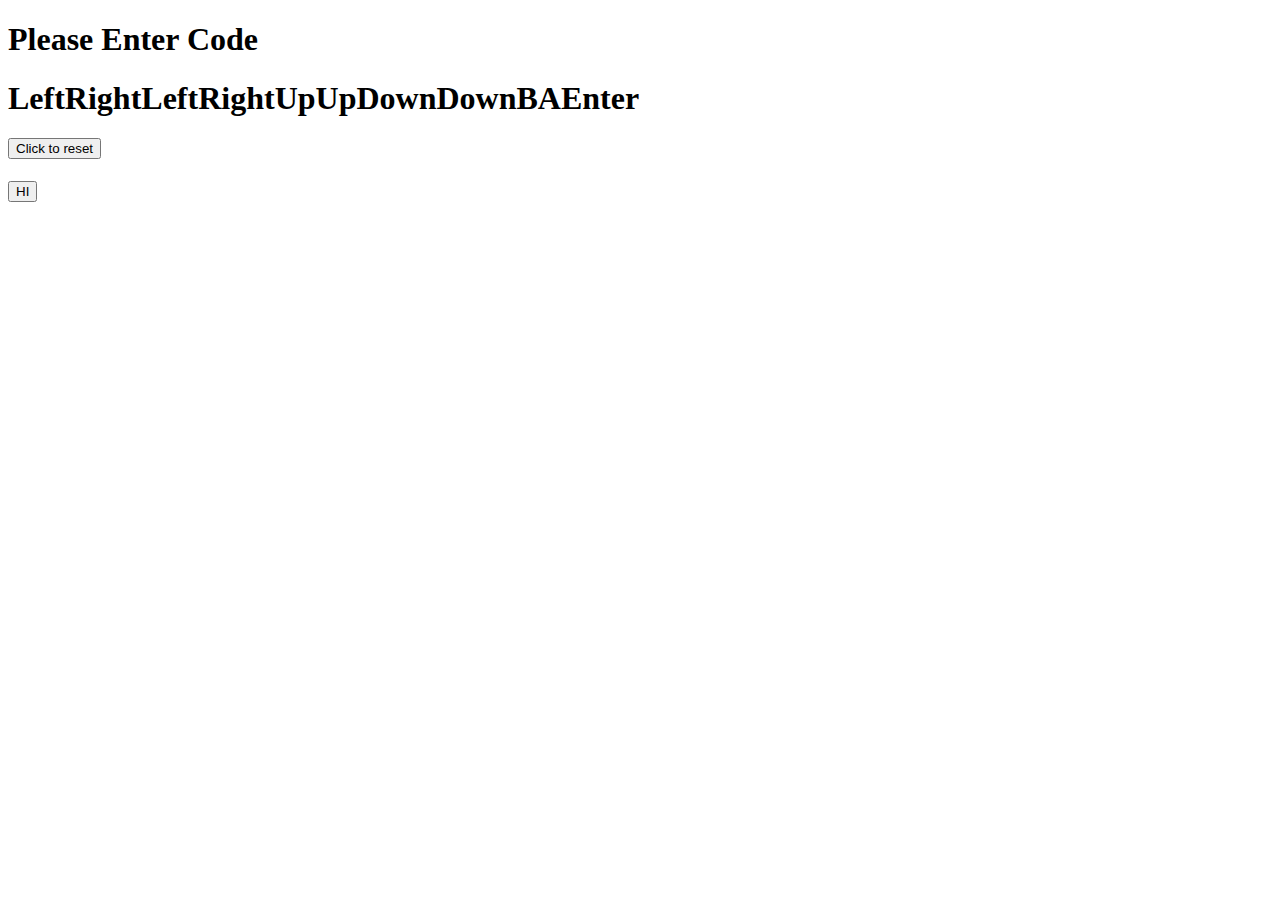
<file: secret.html>
<!DOCTYPE html>
<html>
<head>
    <title>Clifford Porn Stash</title>
</head>
<body>
<div>
    <h1>Please Enter Code</h1>
    <h1>LeftRightLeftRightUpUpDownDownBAEnter</h1>
    <form>
        <button id="reset">Click to reset</button>
    </form>
    <h1 id="count"></h1>
    <form method="post" action="/posts/create">
        <button type="submit">HI</button>
    </form>
</div>
<div id="papa"></div>
<script src="https://code.jquery.com/jquery-3.7.1.min.js" integrity="sha256-/JqT3SQfawRcv/BIHPThkBvs0OEvtFFmqPF/lYI/Cxo=" crossorigin="anonymous"></script>
<script>
    "use strict";
    let count=0;
    let code="";
    let konami = "3838404037393739666513";
    let lego ="3739373938384040666513";



    $("#reset").on('click',function (){
        code = "";
        alert(`Cheat Code reseted: ${code}`)
    })
    $(document).keyup(function(event){
        code +=event.keyCode;
        $("#count").text(`Keys Inputted, ${(code.length/2)}(Reset at 14)`)
        code.toString();
        count++
    if (count===14){
        alert("Maxed out code settings, Resumbit code")
        code="";
        count=0;
    }
        // }
        switch (code){
            case konami:
                $('#papa').html('<iframe width="100%" height="680px" src="https://www.youtube.com/embed/CN_DjYDHEVU?autoplay=1"allow="accelerometer; autoplay; clipboard-write; encrypted-media; gyroscope; picture-in-picture; web-share"></iframe>')
                break;
            case lego:
                $('#papa').html('<h1>GOTCHA SHANECIA, YOU WANTED TO SEE ME IN PORN LMFAO</h1>')
                break;
            case "2":
                $('#papa').html('<iframe width="100%" height="680px" src="https://www.youtube.com/embed/Sc-toKMYPTc?autoplay=1"allow="accelerometer; autoplay; clipboard-write; encrypted-media; gyroscope; picture-in-picture; web-share"></iframe>')
                break;
            case "3":
                $('#papa').html('<iframe width="100%" height="680px" src="https://www.youtube.com/embed/Sc-toKMYPTc?autoplay=1"allow="accelerometer; autoplay; clipboard-write; encrypted-media; gyroscope; picture-in-picture; web-share"></iframe>')
                break;
        }
    // if (code.includes(konami)){
    //     console.log("YOU'RE A CHEATER!!!!");
    //     $('body').html('<iframe width="100%" height="750px" src="https://www.youtube.com/embed/Sc-toKMYPTc?autoplay=1"allow="accelerometer; autoplay; clipboard-write; encrypted-media; gyroscope; picture-in-picture; web-share"></iframe>')
    });
</script>
</body>
</html>
</file>
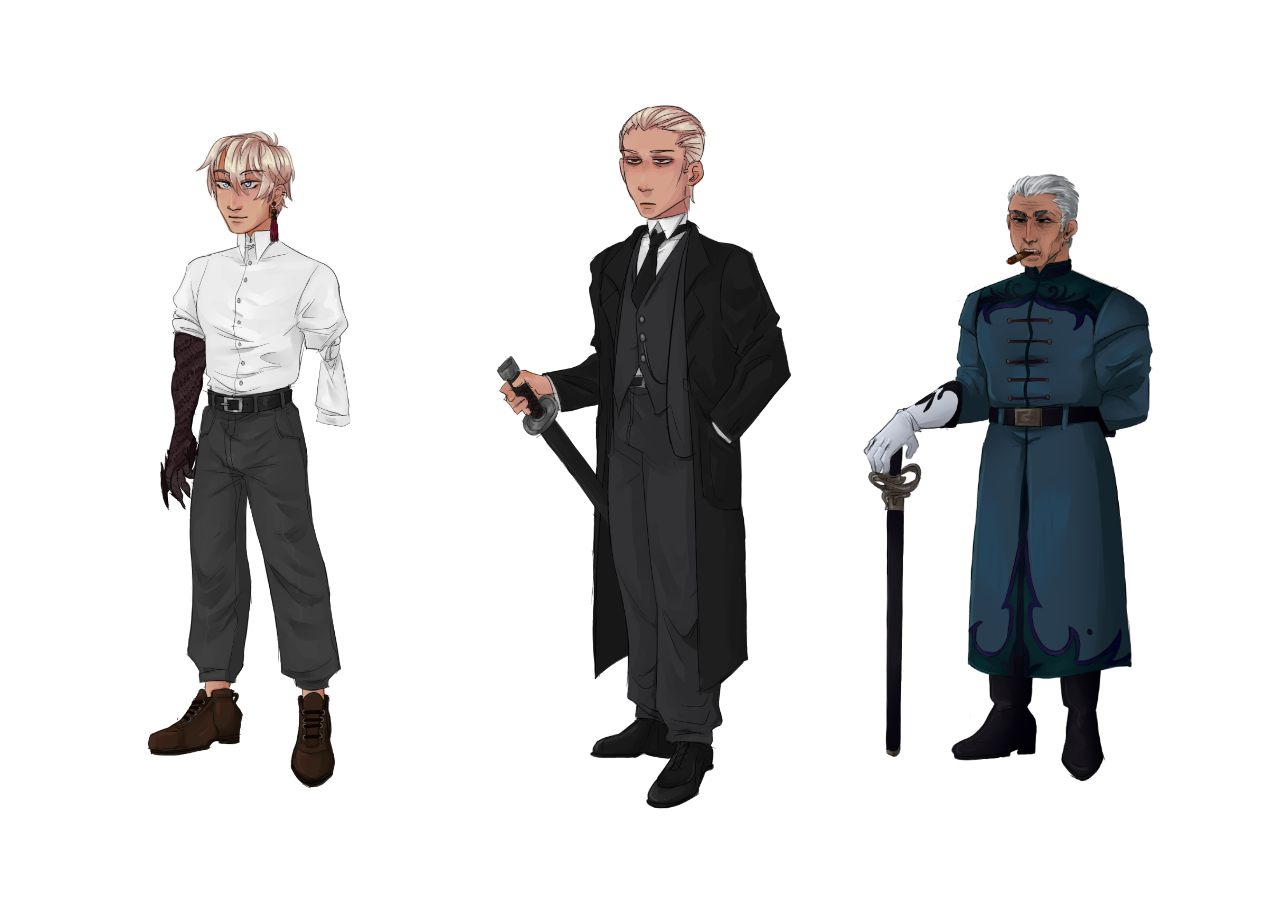
<file: Hidden_In_Black_Ice/Expanding_Cards.html>
<!DOCTYPE html>
<html lang="en">

<head>
    <meta charset="UTF-8">
    <meta name="viewport" content="width=device-width, initial-scale=1.0">
    <title>Expanding Cards</title>
    <link rel="stylesheet" href="./expanding_cards.css">
</head>

<body>
    <div class="container">
         <!-- <div class="active panel" style="background-image:url('./betterEd.png');">
            <h3>Rahim</h3>
        </div> -->
        <!-- <div class="panel" id="edward" style="background-image:url('./edward1.png');">
            <h3>Edward</h3>
            <p></p>
        </div> -->
        <!-- <div class="panel" style="background-image:url('./sketch2.png');">
            <h3>Edward(Hopeless)</h3>
        </div> -->
        <!-- <div class="panel" id="walter" style="background-image:url('./walter1.png');">
            <h3>Walter Stonewell</h3>
        </div> -->
    </div>
    <script src="./expanding_cards.js"></script>
</body>

</html>
</file>
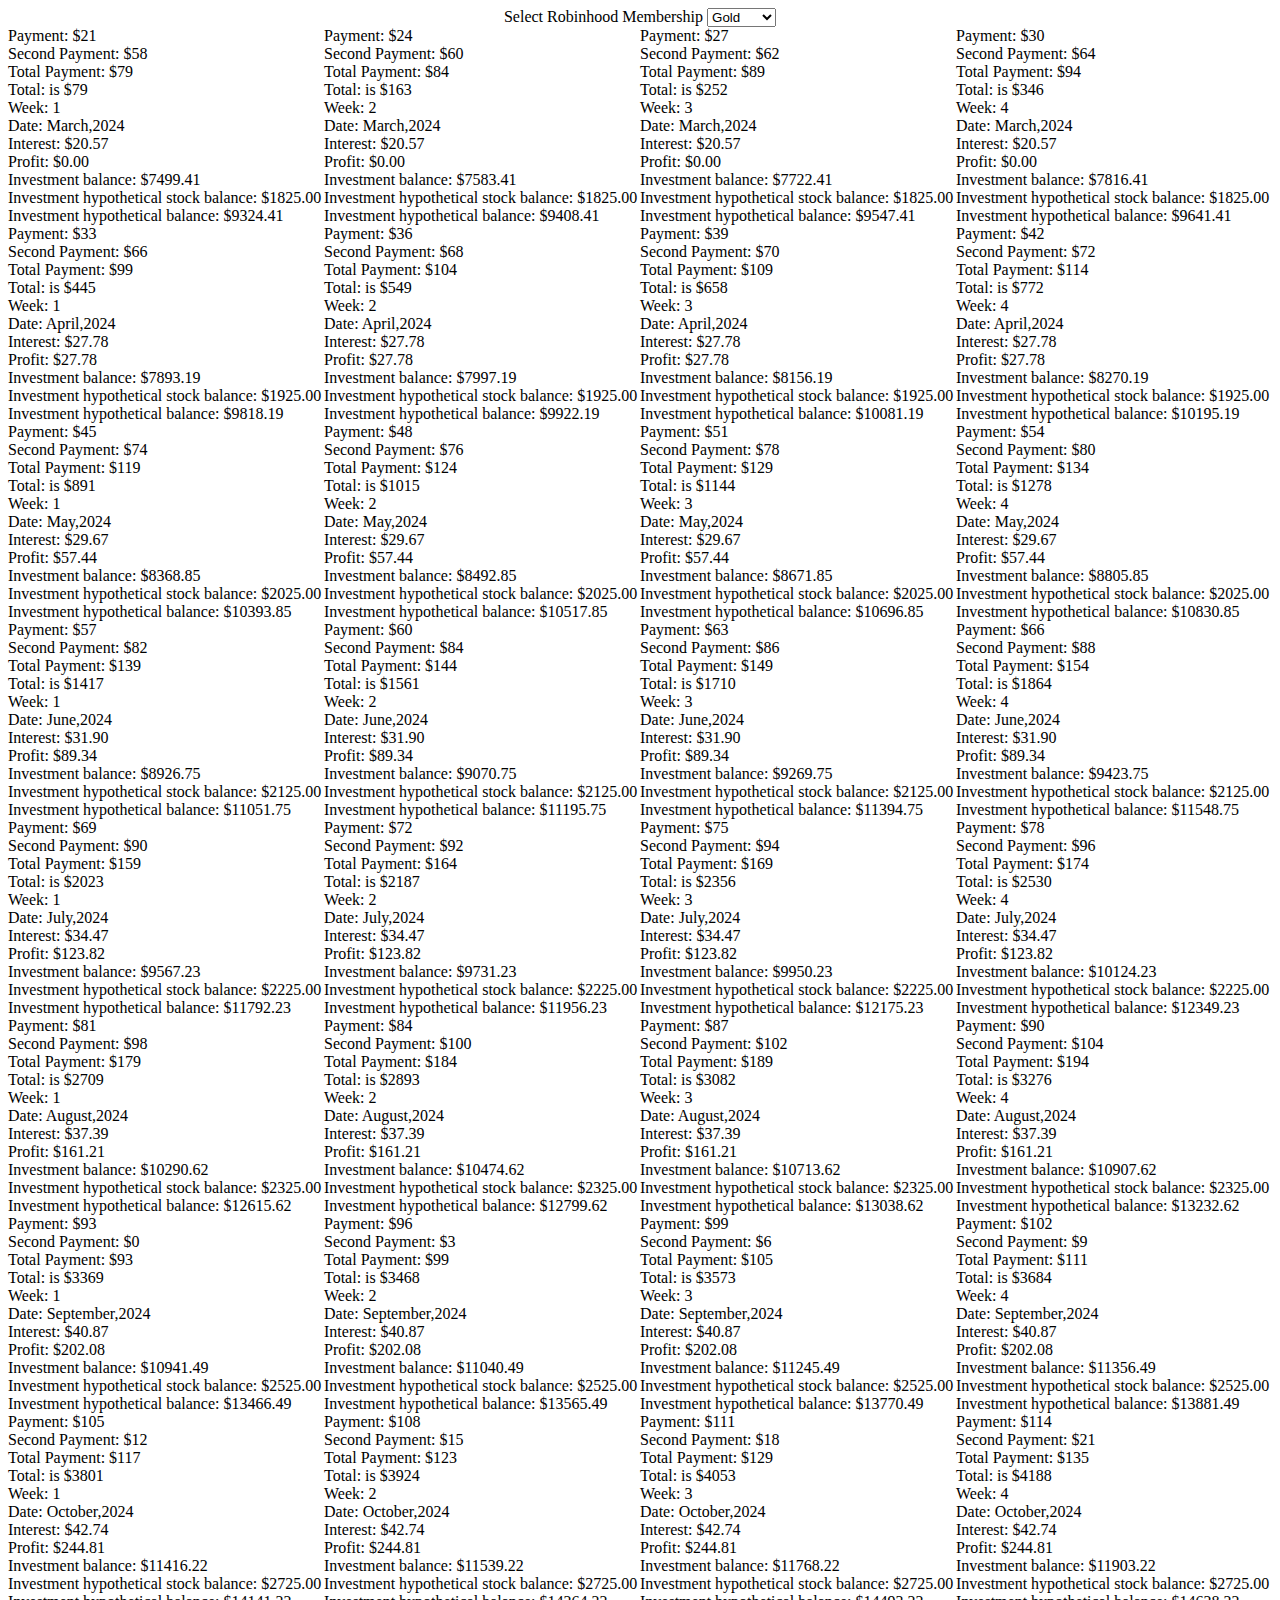
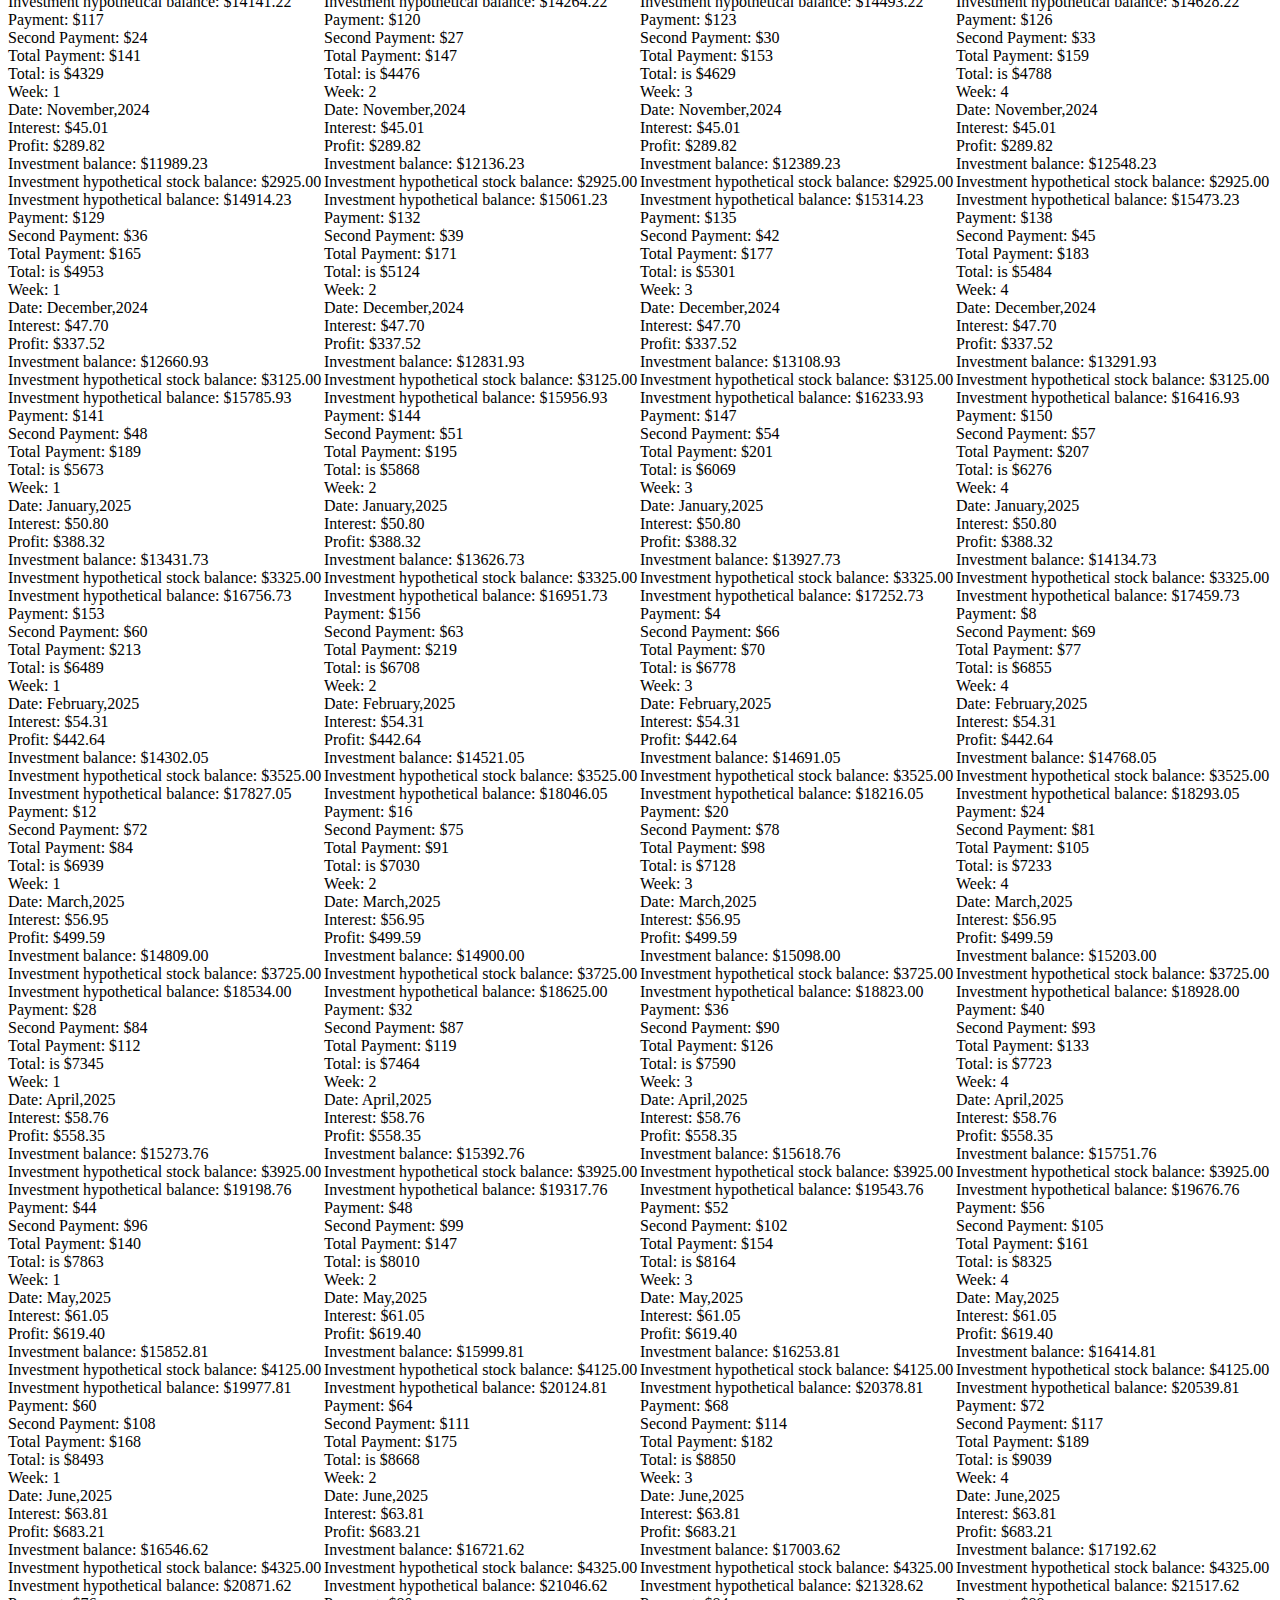
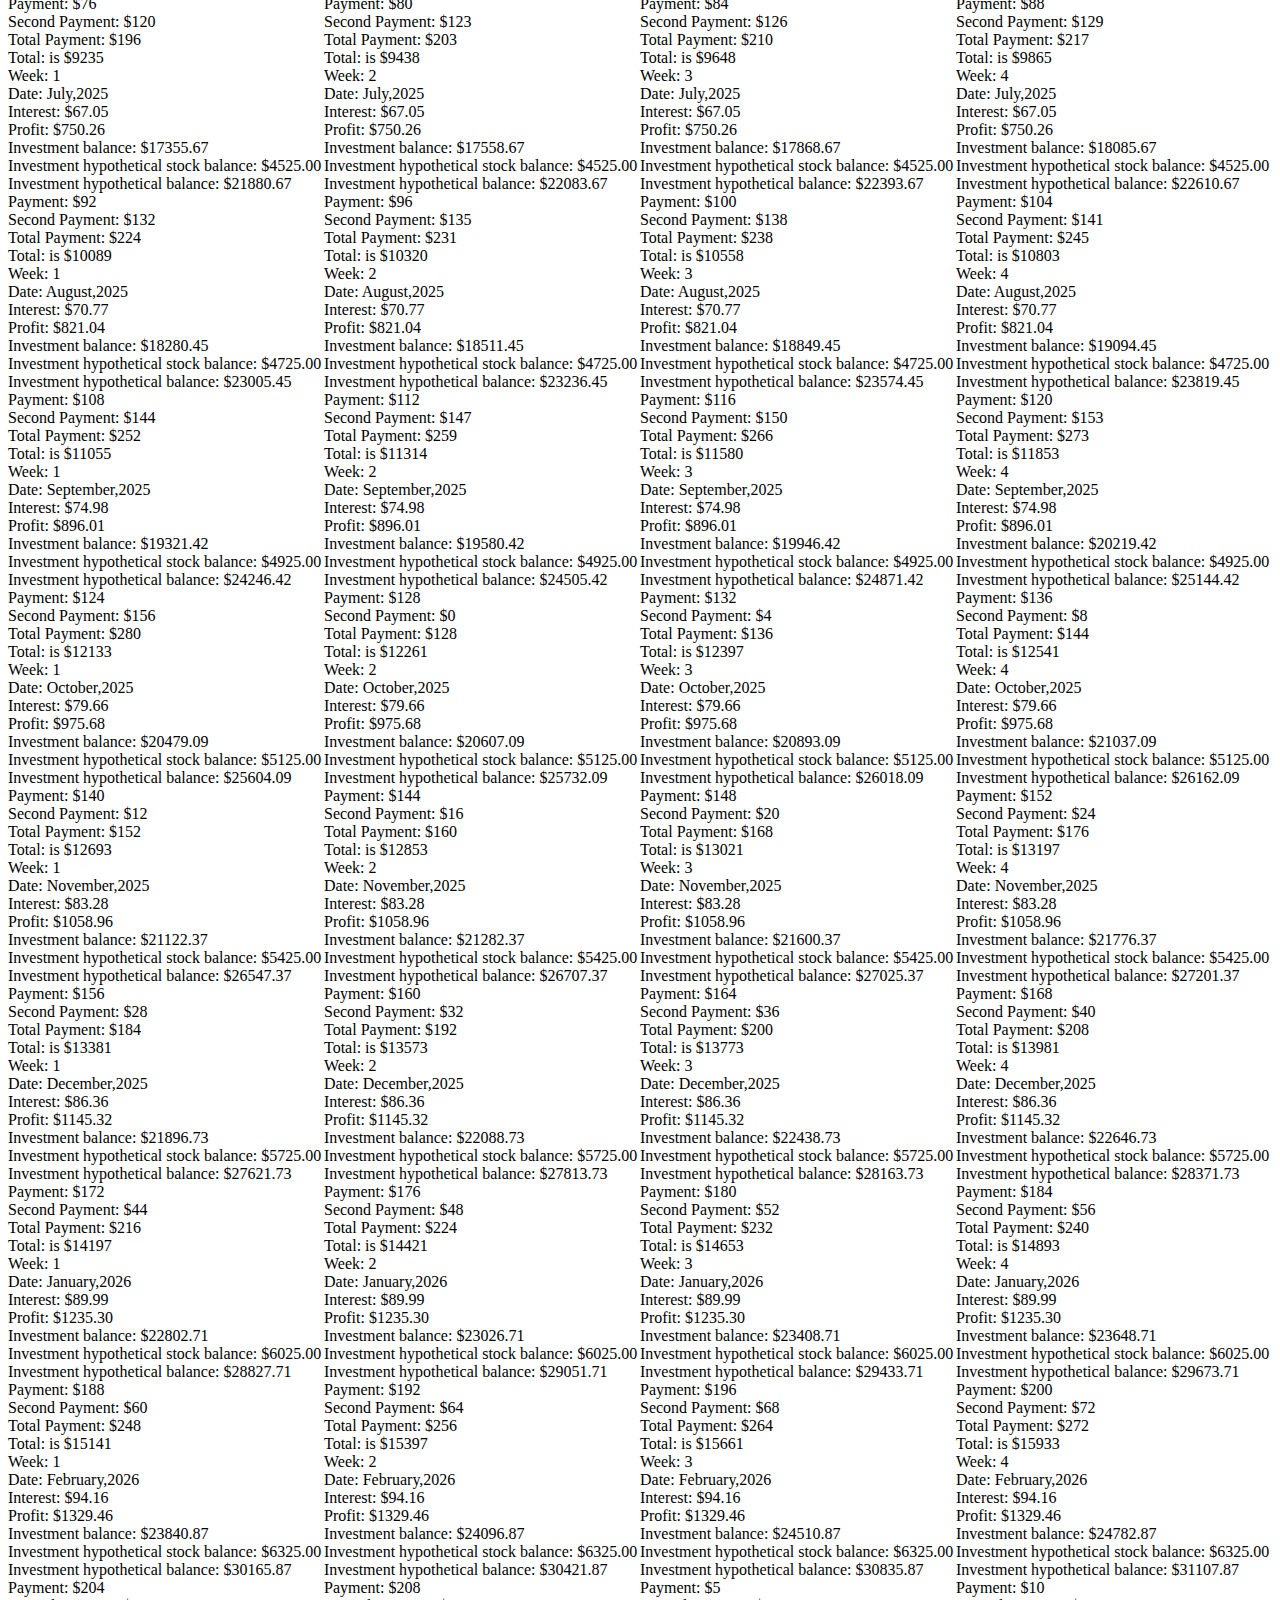
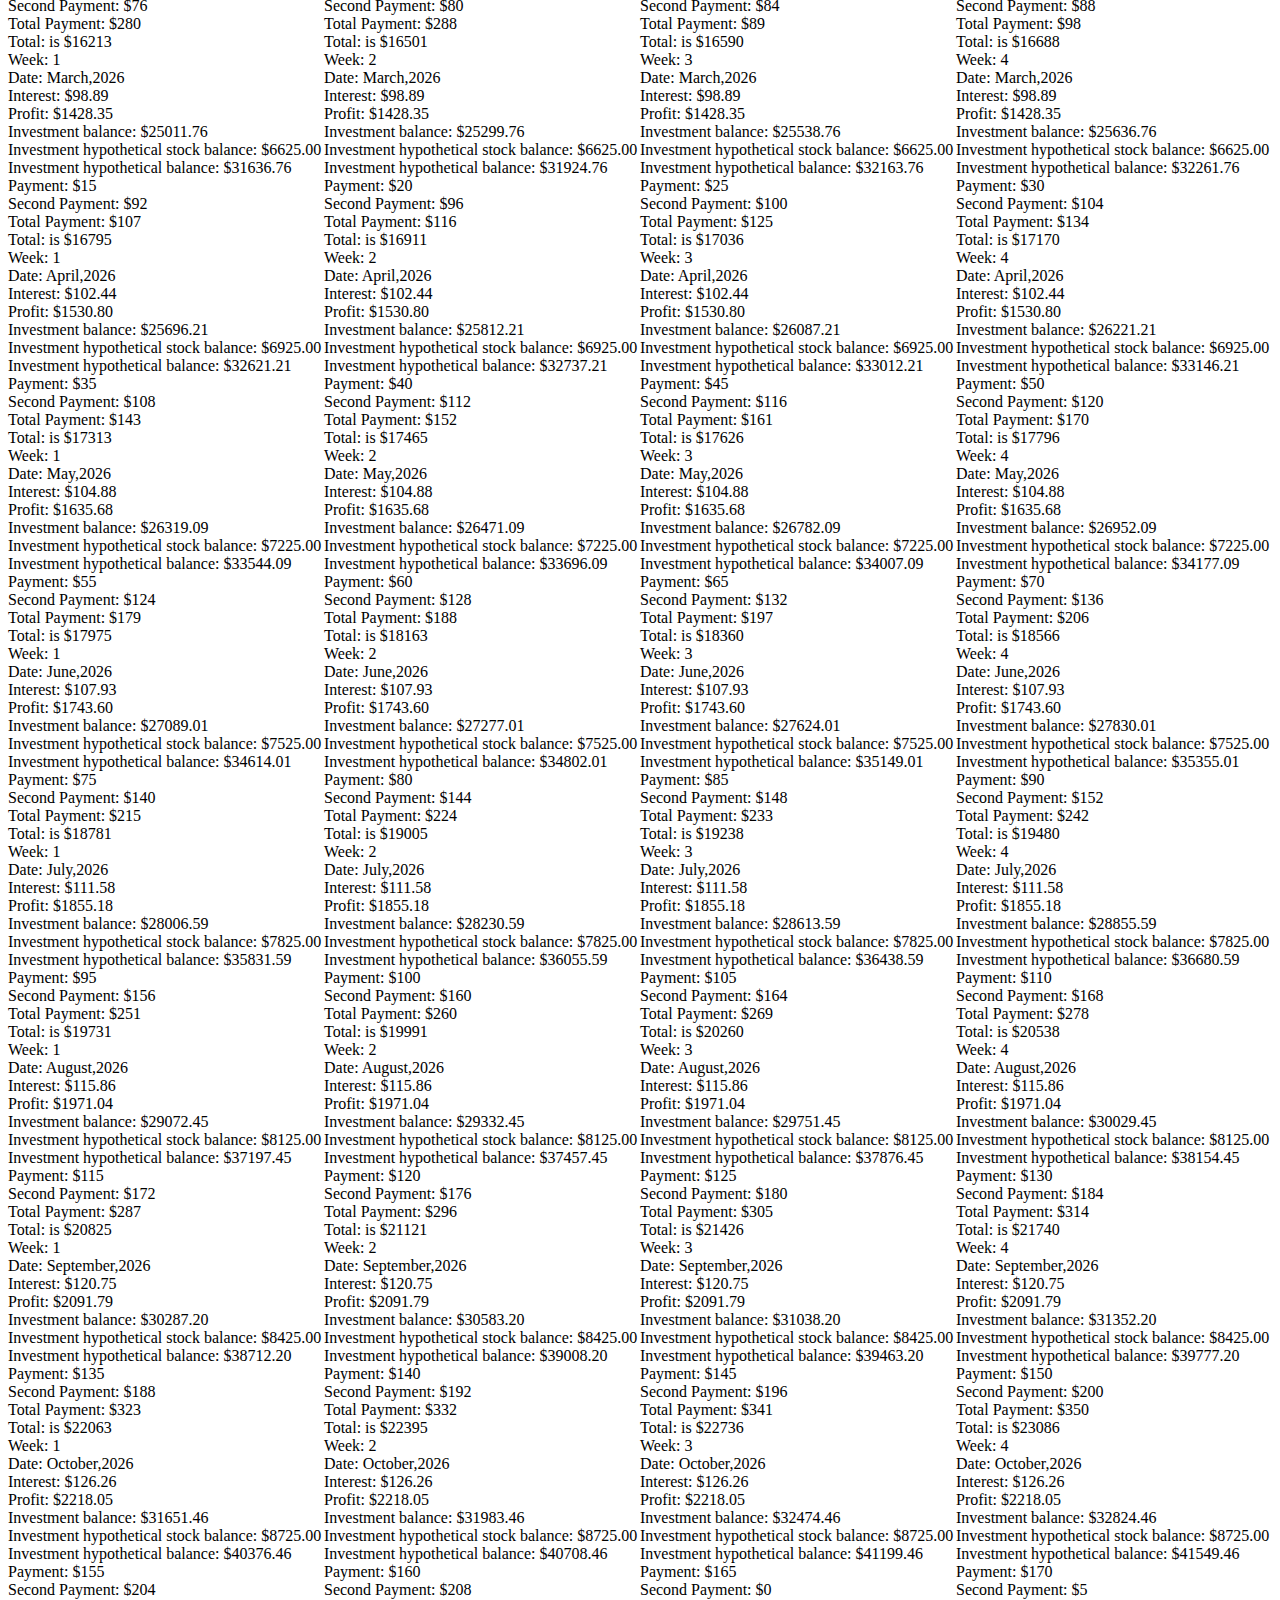
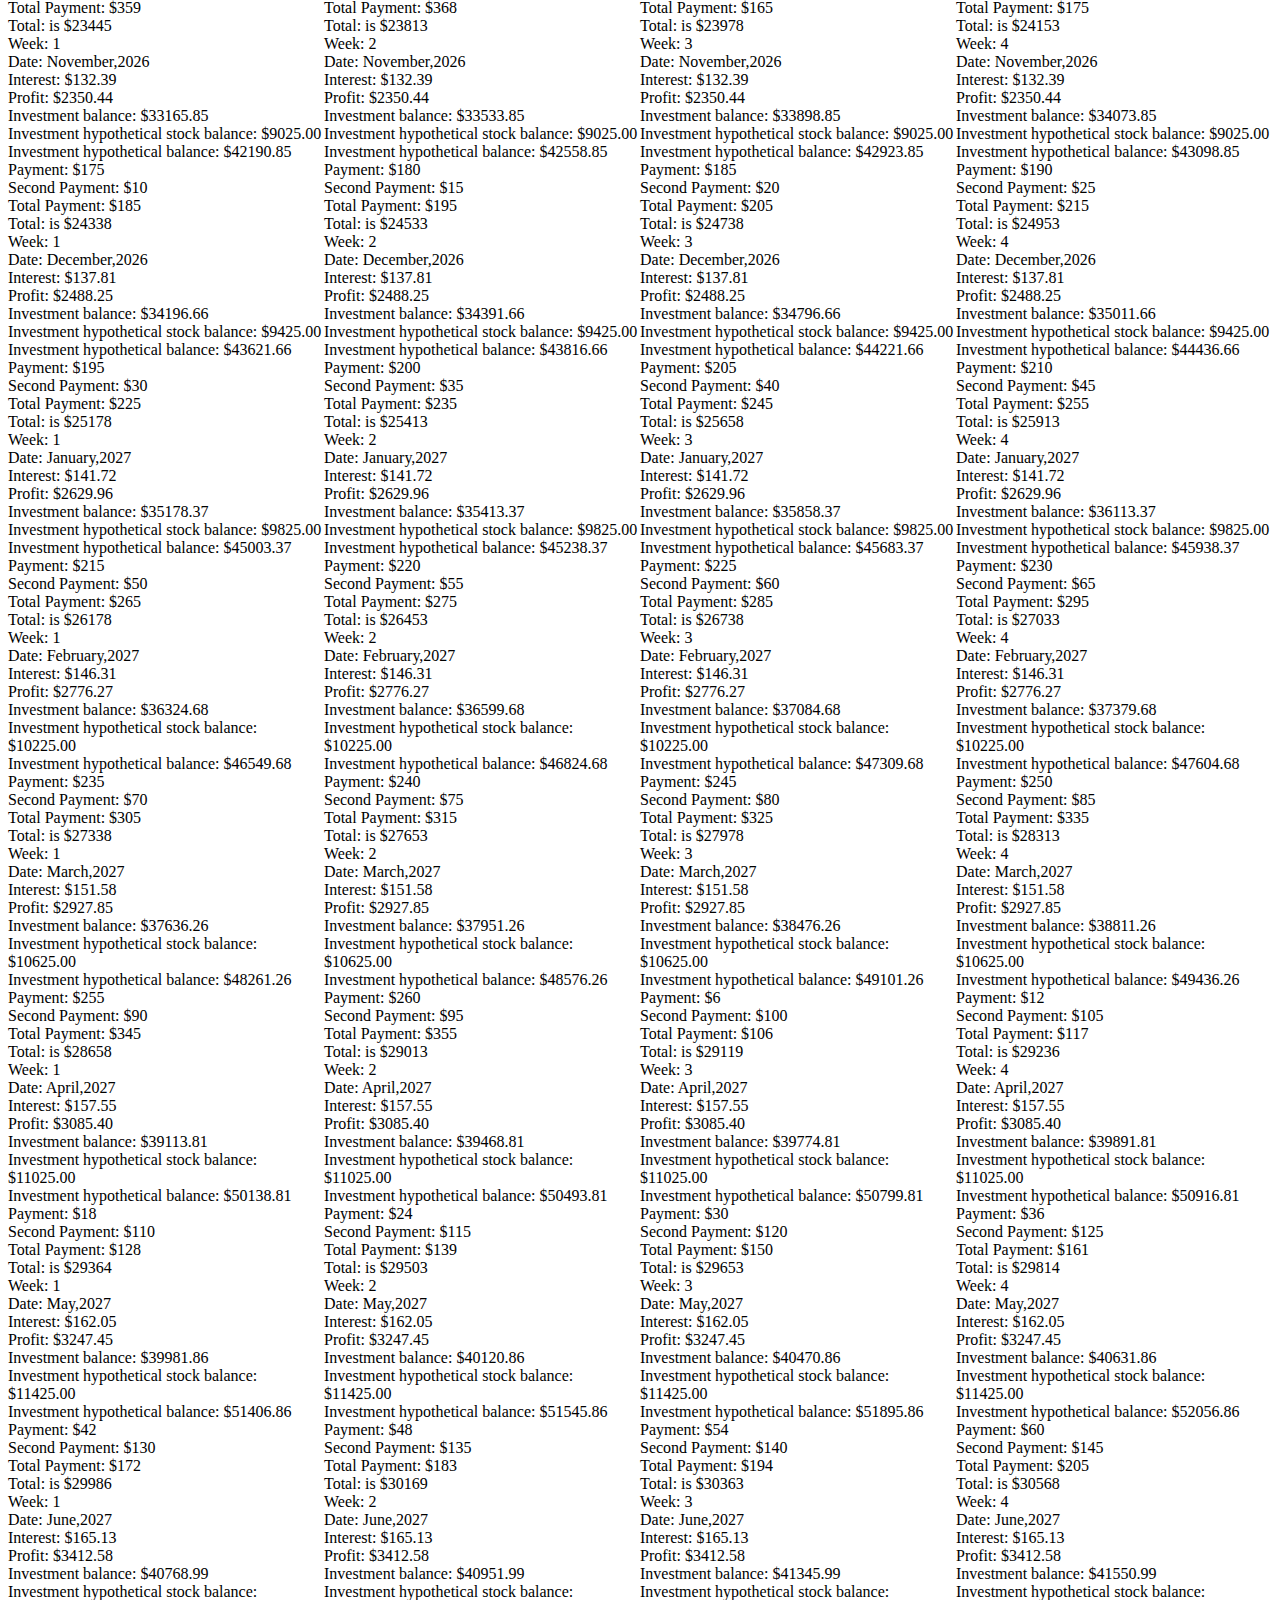
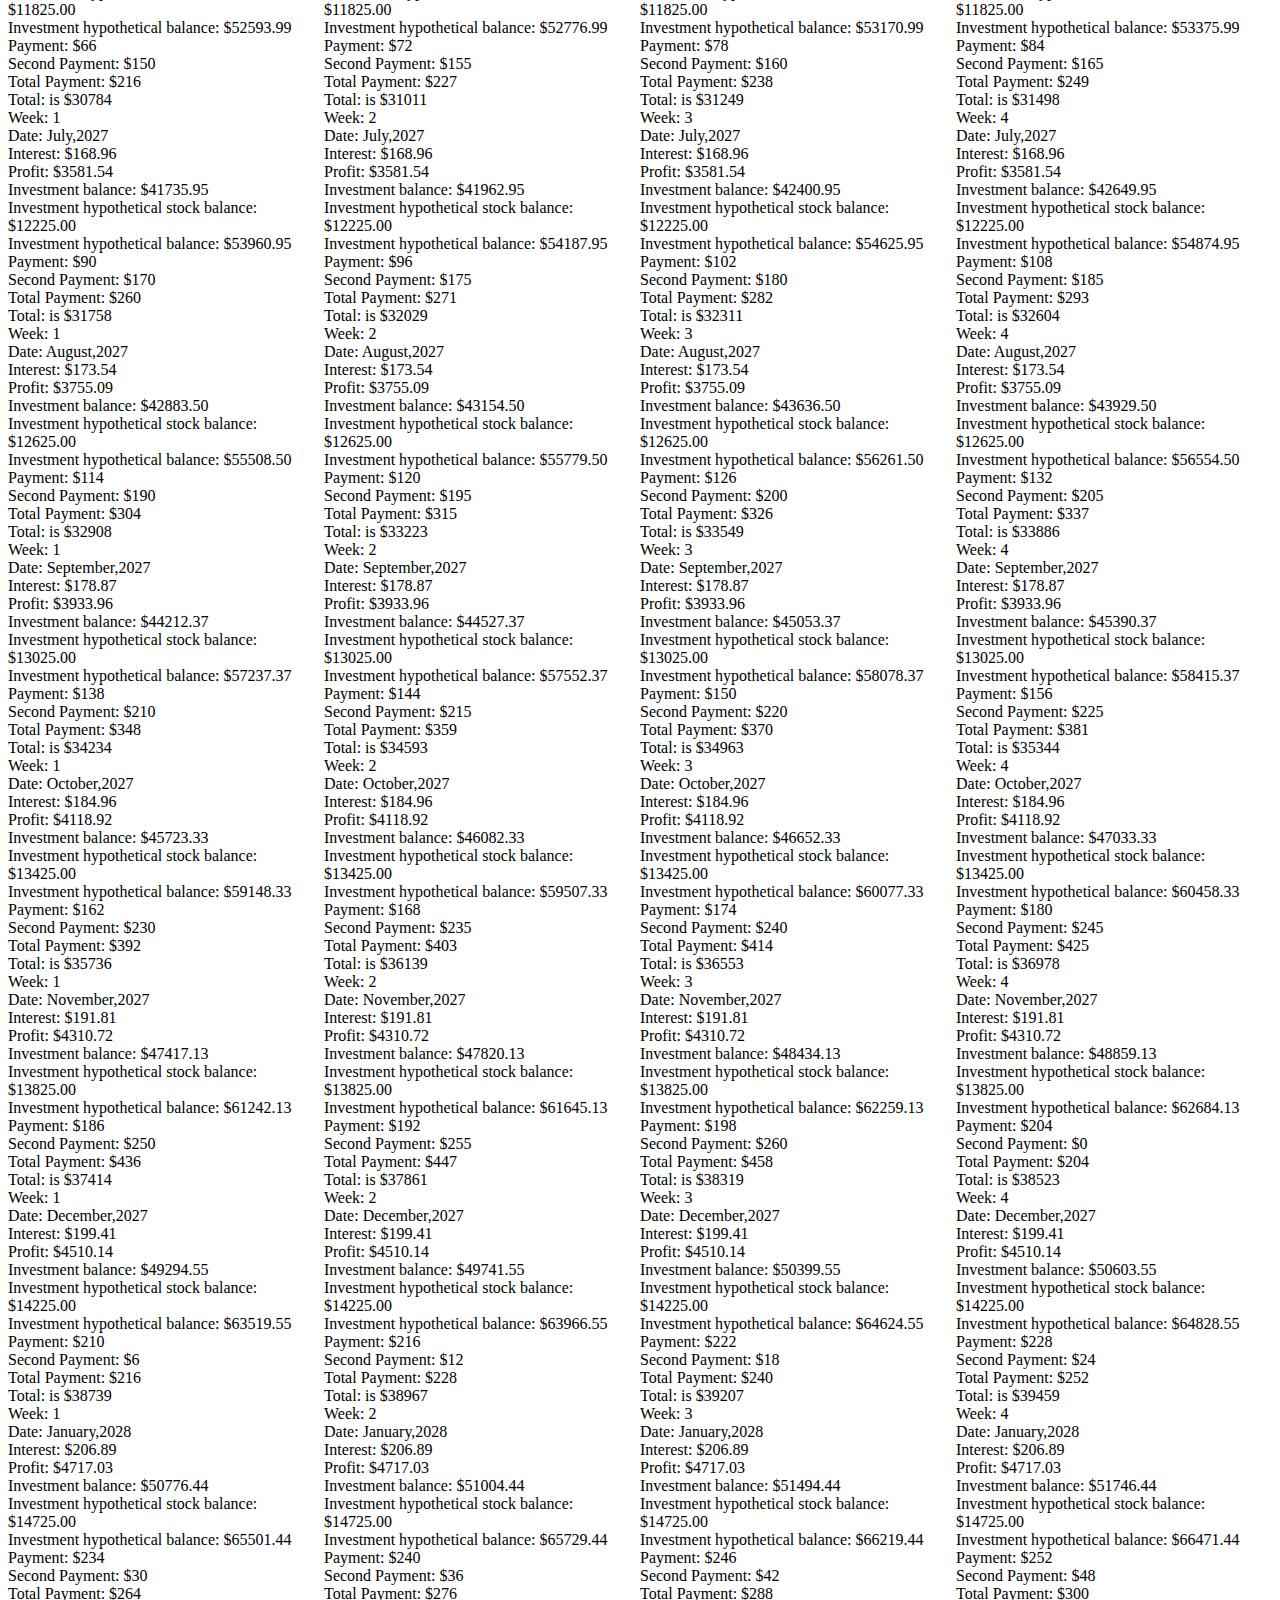
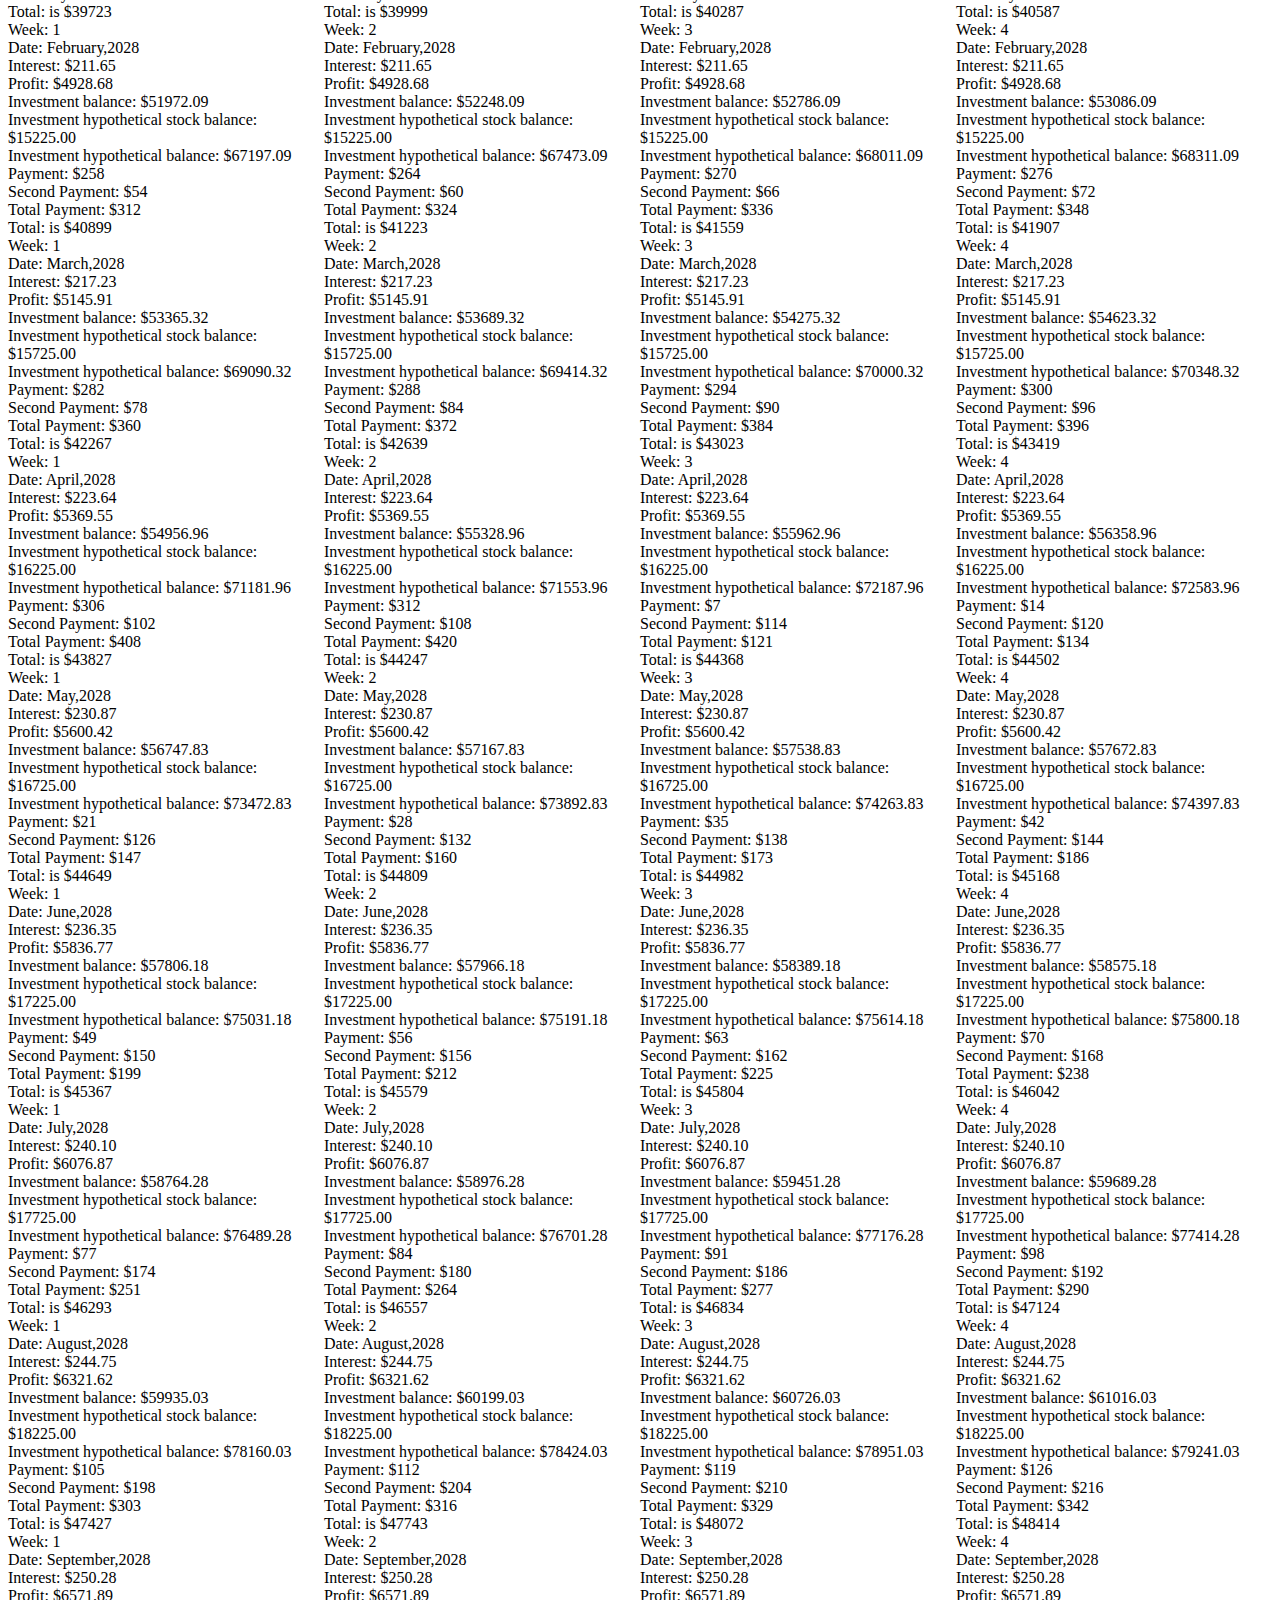
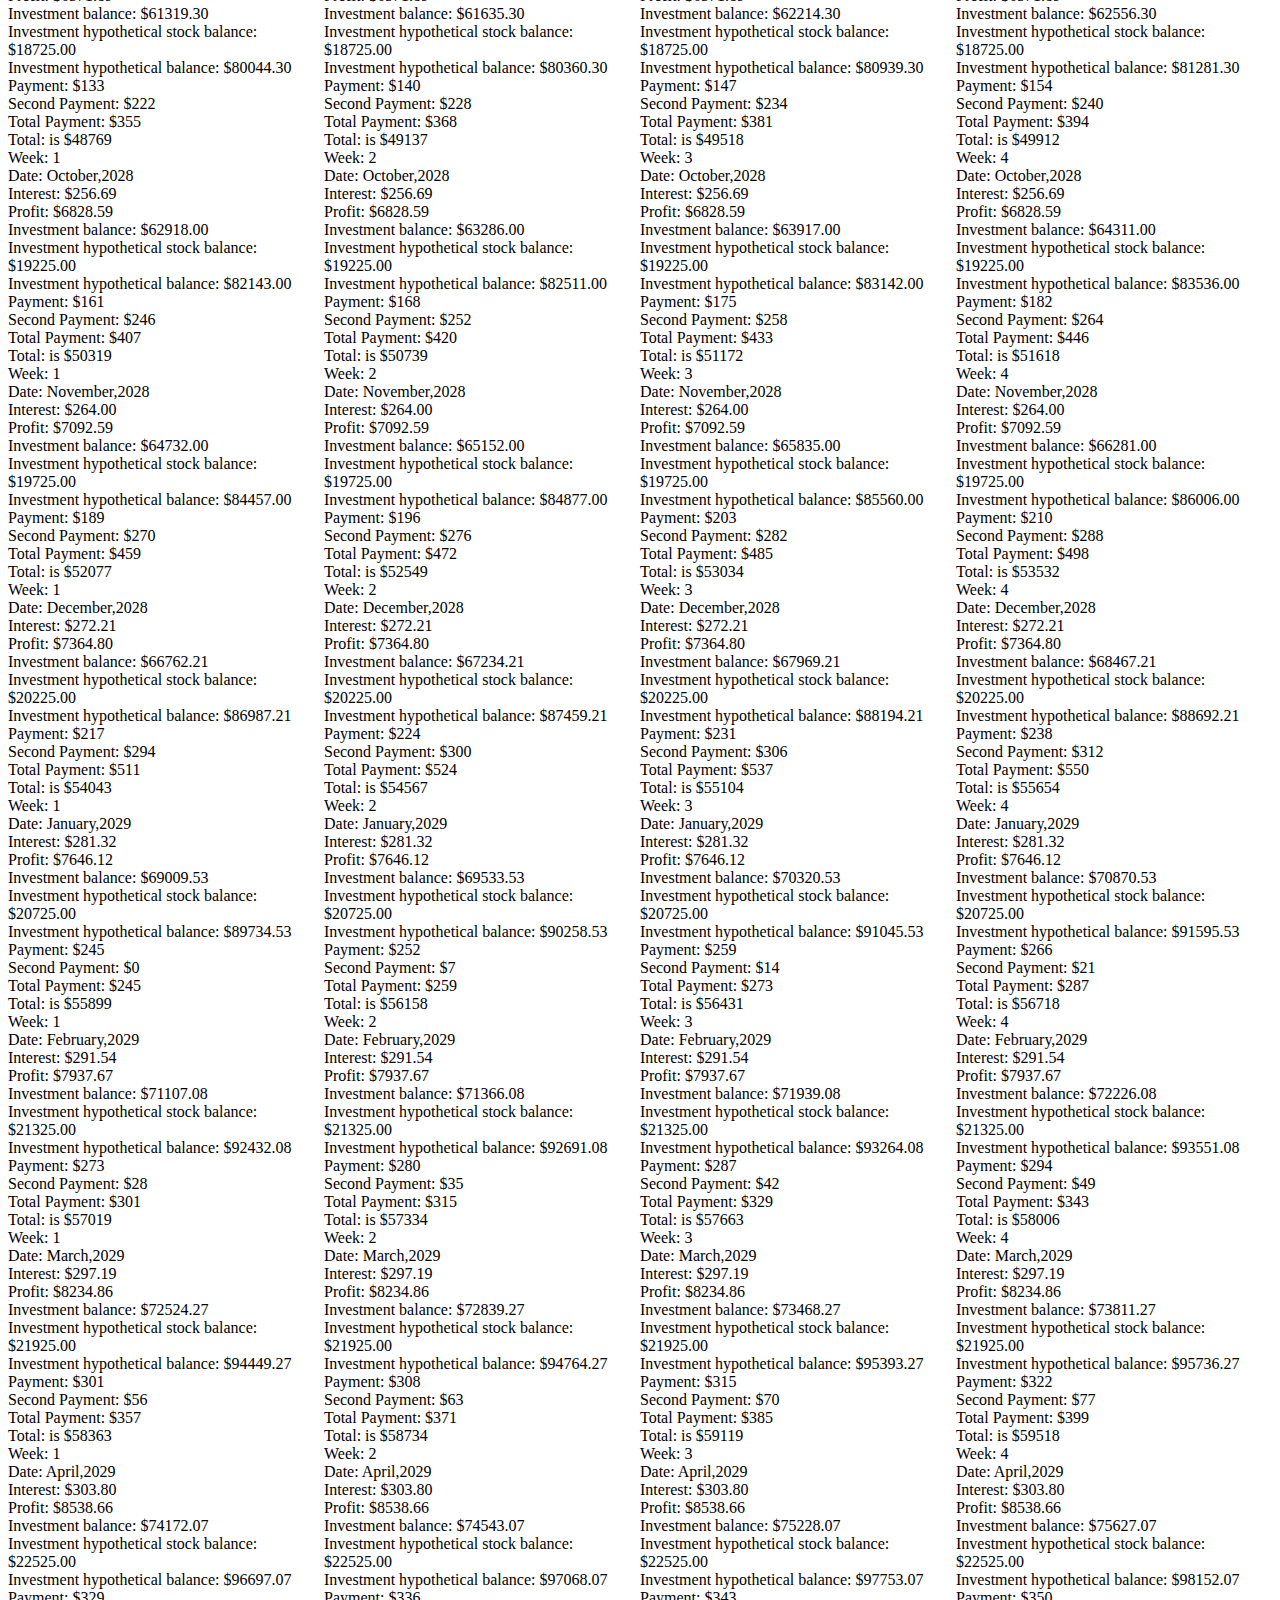
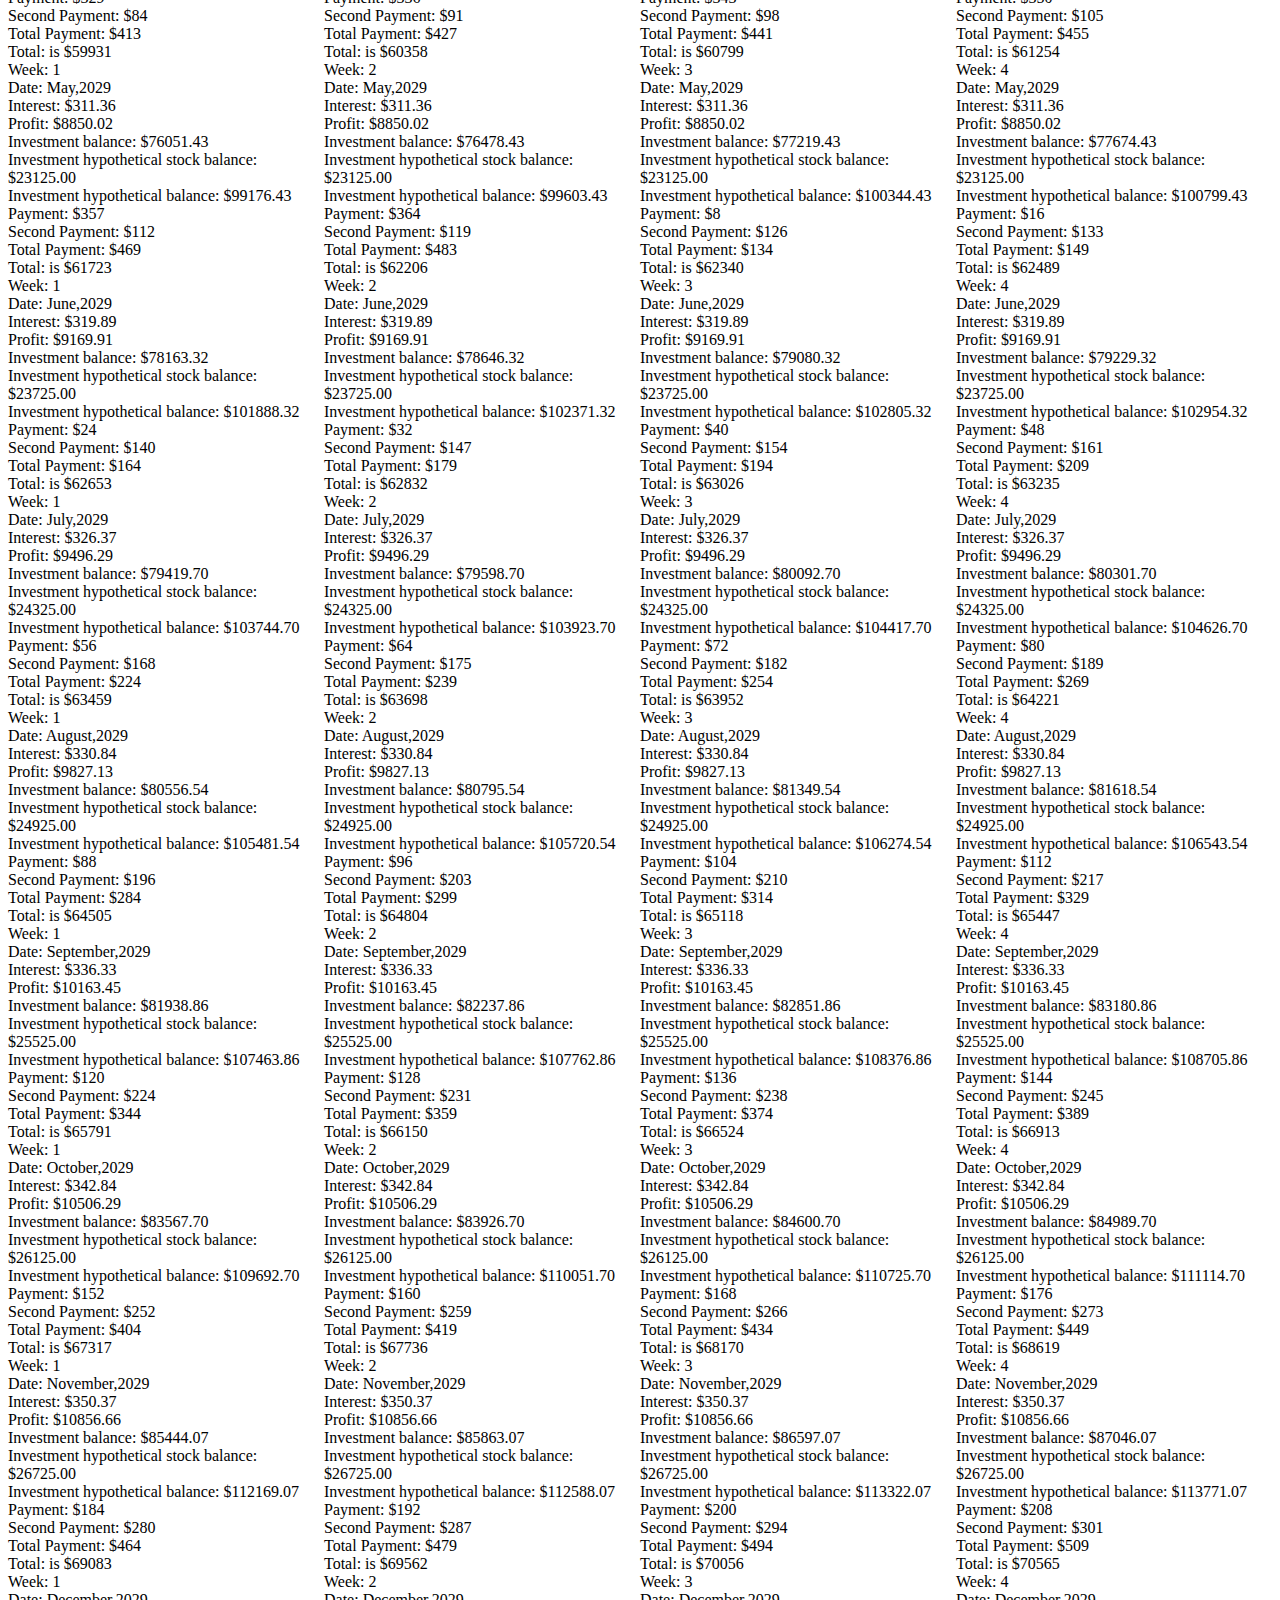
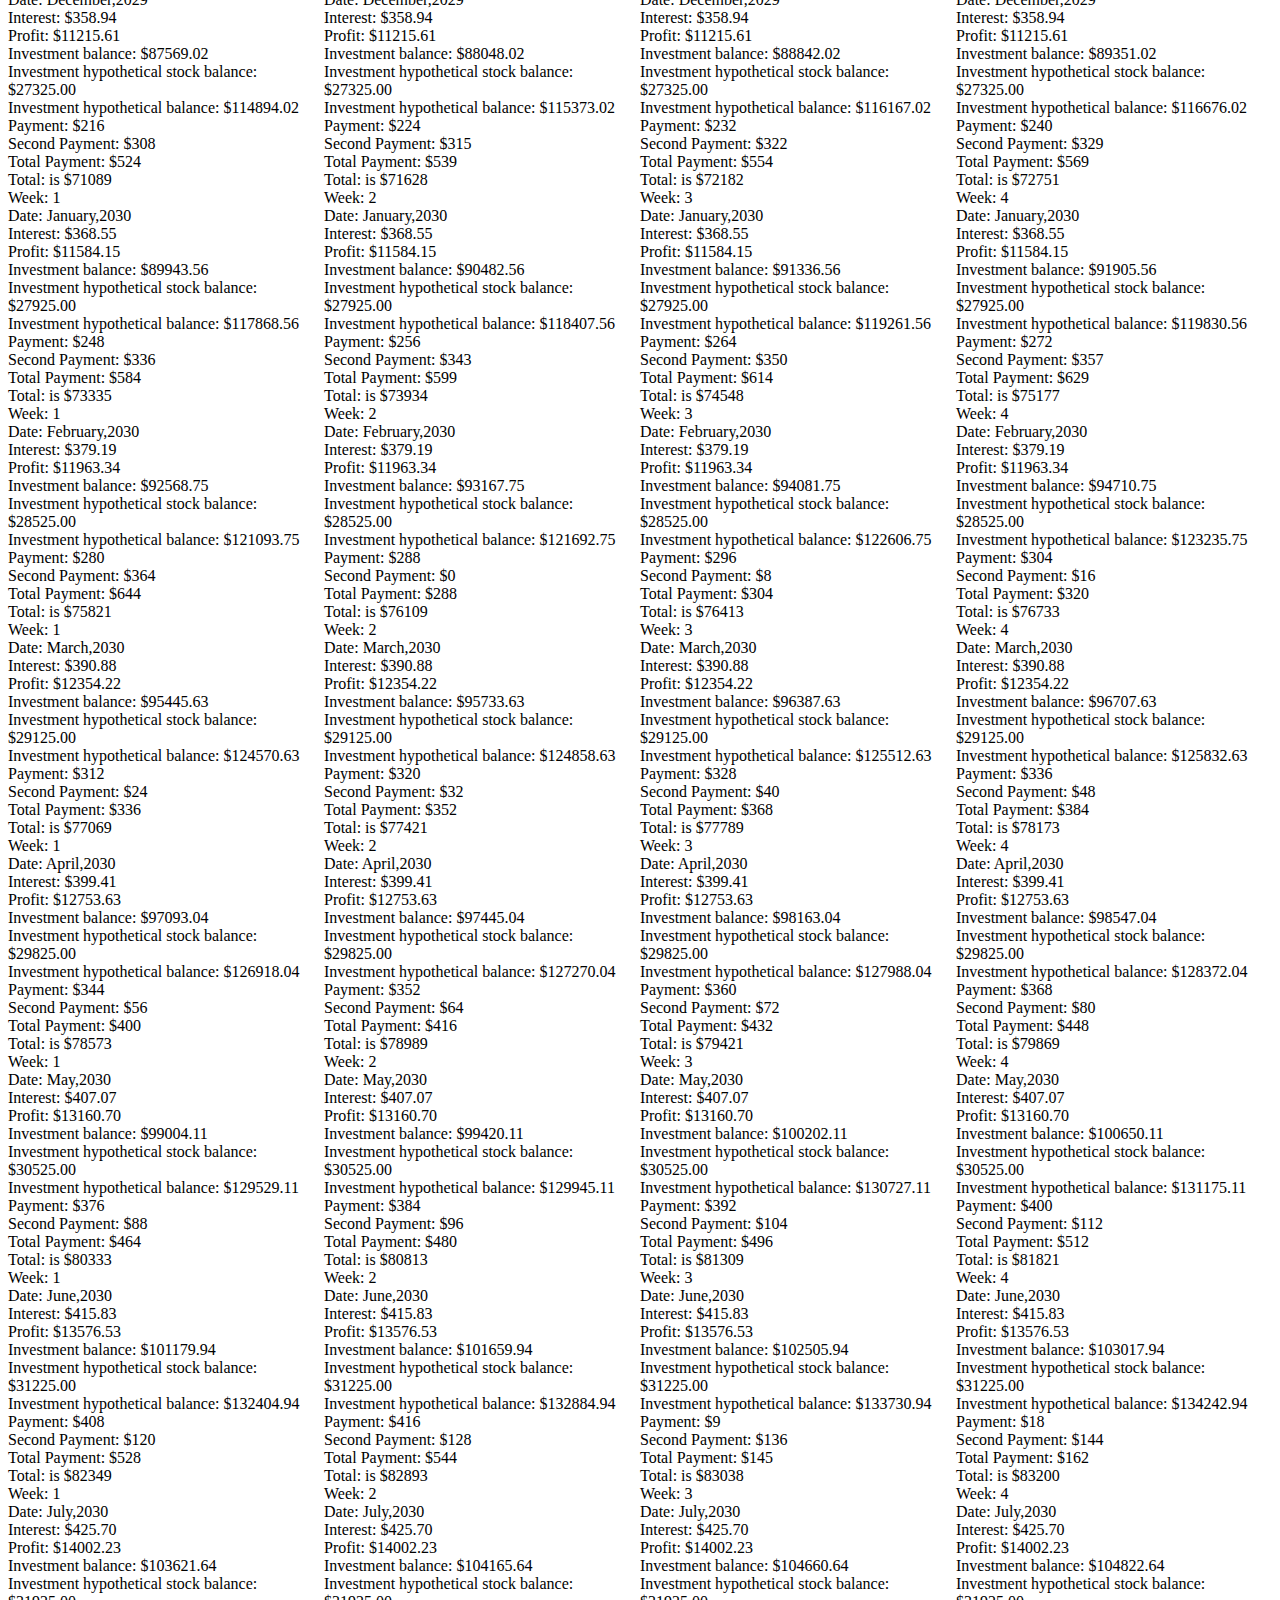
<file: Robinhood/Robinhood.html>
<!doctype html>
<html lang="en">
<head>
    <meta charset="UTF-8">
    <meta name="viewport"
          content="width=device-width, user-scalable=no, initial-scale=1.0, maximum-scale=1.0, minimum-scale=1.0">
    <meta http-equiv="X-UA-Compatible" content="ie=edge">
    <link href="../css/layout.css" rel="stylesheet">
    <link href="https://cdn.jsdelivr.net/npm/bootstrap@5.3.1/dist/css/bootstrap.min.css" rel="stylesheet"
          integrity="sha384-4bw+/aepP/YC94hEpVNVgiZdgIC5+VKNBQNGCHeKRQN+PtmoHDEXuppvnDJzQIu9" crossorigin="anonymous">
    <title>Robinhood Interest Payback</title>
</head>
<body>
<div class="page-wrapper">
    <div class="container flex-wrap infoh">
        <label>Select Robinhood Membership
            <select id="Interest">
                <option>----</option>
                <option selected value="Gold">Gold</option>
                <option value="Regular">Regular</option>
            </select>
        </label>
        <div class="column info"style="flex-direction: row;flex-wrap: wrap"></div>
    </div>
</div>
<script src="Robinhood.js"></script>
<script src="https://cdn.jsdelivr.net/npm/bootstrap@5.3.1/dist/js/bootstrap.bundle.min.js"
        integrity="sha384-HwwvtgBNo3bZJJLYd8oVXjrBZt8cqVSpeBNS5n7C8IVInixGAoxmnlMuBnhbgrkm"
        crossorigin="anonymous"></script>
<script src="https://code.jquery.com/jquery-3.7.1.min.js" integrity="sha256-/JqT3SQfawRcv/BIHPThkBvs0OEvtFFmqPF/lYI/Cxo=" crossorigin="anonymous"></script>

</body>
</html>
</file>
<file: Hidden_In_Black_Ice/expanding_cards.css>
@import url('https://fonts.googleapis.com/css2?family=Playwrite+AU+VIC+Guides&display=swap');
@import url('https://fonts.googleapis.com/css2?family=Playwrite+AU+VIC+Guides&family=Sixtyfour&display=swap');

*{
    box-sizing: border-box;
}

body {
    /* font-family: "Playwrite AU VIC Guides", sans-serif; */
    font-weight: bold;
    display: flex;
    align-items: center;
    justify-content: center;
    overflow: hidden;
    height: 100vh;
}

.container{
    display: flex;
    width:90vw;
}

.panel{
    background-size: contain;
    background-position: center;
    background-repeat: no-repeat;
    height: 80vh;
    border-radius: 50px;
    cursor: pointer;
    flex: 3;
    margin: 10px;
    transition: all 1000ms ease-in;
}
.panel p{
    position: absolute;
    font-size: 18px;
    left: 20px;
    bottom: 20px;
    margin: 0;
    max-width: 20%;
    opacity: 0;
}
.panel h3{
    font-size: 30px;
    position: absolute;
    top: 20px;
    left:20px;
    margin:0;
    opacity: 0;
}
.panel.active{
    transition: flex .5s ease-in 0.4s;
    flex:30
}
.panel.active h3{
    opacity: 1;
}
.panel.active p{
    opacity: 1;
}
.progress-container{
    display: flex;
    justify-content: space-between;
    position: relative;
    margin-bottom: 30px;
    max-width: 100%;
    width: 350px;
}

.progress-container::before{
    content:"";
    background-color:var(--line-border-circleborder);
    position: absolute;
    top: 50%;
    left: 0;
    height: 4px;
    width: 100%;
    transform: translateY(-50%);
    z-index: -1;
}
.progress{
    background-color: var(--line-border-fill);
    position: absolute;
    top: 50%;
    left: 0;
    height: 4px;
    width: 0%;
    transform: translateY(-50%);
    z-index: -1;
    transition: 0.4s ease;
}
.circle {
    background-color: #fff;
    color: gray;
    border-radius: 50%;
    height:30px;
    width: 30px;
    display: flex;
    align-items: center;
    justify-content: center;
    border: 3px solid var(--line-border-empty);
    transition: .4s ease;
}
.circle.active {
    border-color: var(--line-border-fill);
}
.btn {
    background-color: var(--line-border-fill);
    color: white;
    border: 0;
    border-radius: 6px;
    cursor: pointer;
    padding: 8px 30px;
    margin: 5px;
    font-size: 14px;
    font-family: inherit;
}

.btn:active {
    transform: scale(0.98);
}
.btn:focus{
    outline: 0;
}
.btn:disabled{
    background-color: var(--line-border-empty);
    cursor: not-allowed;
}
@media(max-width:480px){
    .container{
        width: 100vw;
    }
}
</file>
<file: css/layout.css>
/*
    The "page wrapper" is the outermost container for the page. It mimics
    the behavior of the body tag, but is a div so that it can be styled
    with more flexibility than the body tag.
*/
.page-wrapper {
    display: flex;
    flex-direction: column;
    min-height: 100vh;
}

/*
    The "container", sometimes referred to as a "section", is a container
    element (semantic when applicable) that vertically separates different
    areas on the page based on their purpose or topic. It can allow different
    background colors and properties for each section that help users associate
    content within it as belonging to the same subject.
*/
.container {
    display: flex;
    flex-direction: column;
    align-items: center;
}
/*
    The "row" is a container element that horizontally separates its
    children, which are usually columns. It also performs a secondary role
    of keeping the content of the site within a reasonable width, so that
    wider screens don't disrupt the intended layout.
*/
.row {
    display: flex;
    width: 100%;
    max-width: 1100px;
    padding: 0 20px;
}
.rom.full-width{
    max-width: unset;

}
.row.full-width{
    max-width: unset;
}
.row.no-padding{
    padding: unset;
}
/*
    The "column" is a container element that vertically separates its
    children, which are usually content elements. When paired with sibling columns,
    it allows for the creation of a flexible grid system that can be used
    to create a variety of layouts.
*/
.column {
    order:0;
    display: flex;
    flex-direction: column;
    flex: 1 0 0;
}
/* THIS IS OUR UTILITY CLASS FOR FLEX PROPERTIES */
.d-flex {
    display: flex;
}
.align-items-center {
    align-items: center;
}
.align-items-start {
    align-items: start;
}
.align-items-end {
    align-items: end;
}
.justify-content-center {
    justify-content: center;
}
.justify-content-start {
    justify-content: start;
}
.justify-content-end {
    justify-content: end;
}
.justify-content-between {
    justify-content: space-between;
}
.justify-content-around {
    justify-content: space-around;
}
.justify-content-evenly {
    justify-content: space-evenly;
}
.justify-content-right{
    justify-content: right;
}
.justify-content-left{
    justify-content: left;
}
.flex-wrap {
    flex-wrap: wrap;
}
.flex-column {
    flex-direction: column;
}
.flex-grow {
    flex: 1 0 0;
}
.flex-shrink {
    flex: 0 1 auto;
}

/* PADDING UTILITY CLASS */
.p-0 {
    padding: 0;
}
.p-5 {
    padding: 5px;
}
.p-10 {
    padding: 10px;
}
.p-15 {
    padding: 15px;
}
.p-20 {
    padding: 20px;
}
.p-25 {
    padding: 25px;
}
.p-30 {
    padding: 30px;
}

.px-0 {
    padding-left: 0px;
    padding-right: 0px;
}
.px-5 {
    padding-left: 5px;
    padding-right: 5px;
}
.px-10 {
    padding-left: 10px;
    padding-right: 10px;
}
.px-15 {
    padding-left: 15px;
    padding-right: 15px;
}
.px-20 {
    padding-left: 20px;
    padding-right: 20px;
}
.px-25 {
    padding-left: 25px;
    padding-right: 25px;
}
.px-30 {
    padding-left: 30px;
    padding-right: 30px;
}
.py-0 {
    padding-top: 0px;
    padding-bottom: 0px;
}
.py-5 {
    padding-top: 5px;
    padding-bottom: 5px;
}
.py-10 {
    padding-top: 10px;
    padding-bottom: 10px;
}
.py-15 {
    padding-top: 15px;
    padding-bottom: 15px;
}
.py-20 {
    padding-top: 20px;
    padding-bottom: 20px;
}
.py-25 {
    padding-top: 25px;
    padding-bottom: 25px;
}
.py-30 {
    padding-top: 30px;
    padding-bottom: 30px;
}

/* MARGIN UTILITY CLASS */
.m-0 {
    margin: 0;
}
.m-5 {
    margin: 5px;
}
.m-10 {
    margin: 10px;
}
.m-15 {
    margin: 15px;
}
.m-20 {
    margin: 20px;
}
.m-25 {
    margin: 25px;
}
.m-30 {
    margin: 30px;
}
.mx-0 {
    margin-left: 0px;
    margin-right: 0px;
}
.mx-5 {
    margin-left: 5px;
    margin-right: 5px;
}
.mx-10 {
    margin-left: 10px;
    margin-right: 10px;
}
.mx-15 {
    margin-left: 15px;
    margin-right: 15px;
}
.mx-20 {
    margin-left: 20px;
    margin-right: 20px;
}
.mx-25 {
    margin-left: 25px;
    margin-right: 25px;
}
.mx-30 {
    margin-left: 30px;
    margin-right: 30px;
}
.my-0 {
    margin-top: 0px;
    margin-bottom: 0px;
}
.my-5 {
    margin-top: 5px;
    margin-bottom: 5px;
}
.my-10 {
    margin-top: 10px;
    margin-bottom: 10px;
}
.my-15 {
    margin-top: 15px;
    margin-bottom: 15px;
}
.my-20 {
    margin-top: 20px;
    margin-bottom: 20px;
}
.my-25 {
    margin-top: 25px;
    margin-bottom: 25px;
}
.my-30 {
    margin-top: 30px;
    margin-bottom: 30px;
}

/* GAP UTILITY CLASSES */
.gap-0 {
    gap: 0px;
}
.gap-5 {
    gap: 5px;
}
.gap-10 {
    gap: 10px;
}
.gap-15 {
    gap: 15px;
}
.gap-20 {
    gap: 20px;
}
.gap-25 {
    gap: 25px;
}
.gap-30 {
    gap: 30px;
}
.gap-35 {
    gap: 35px;
}
.gap-40 {
    gap: 40px;
}
</file>
